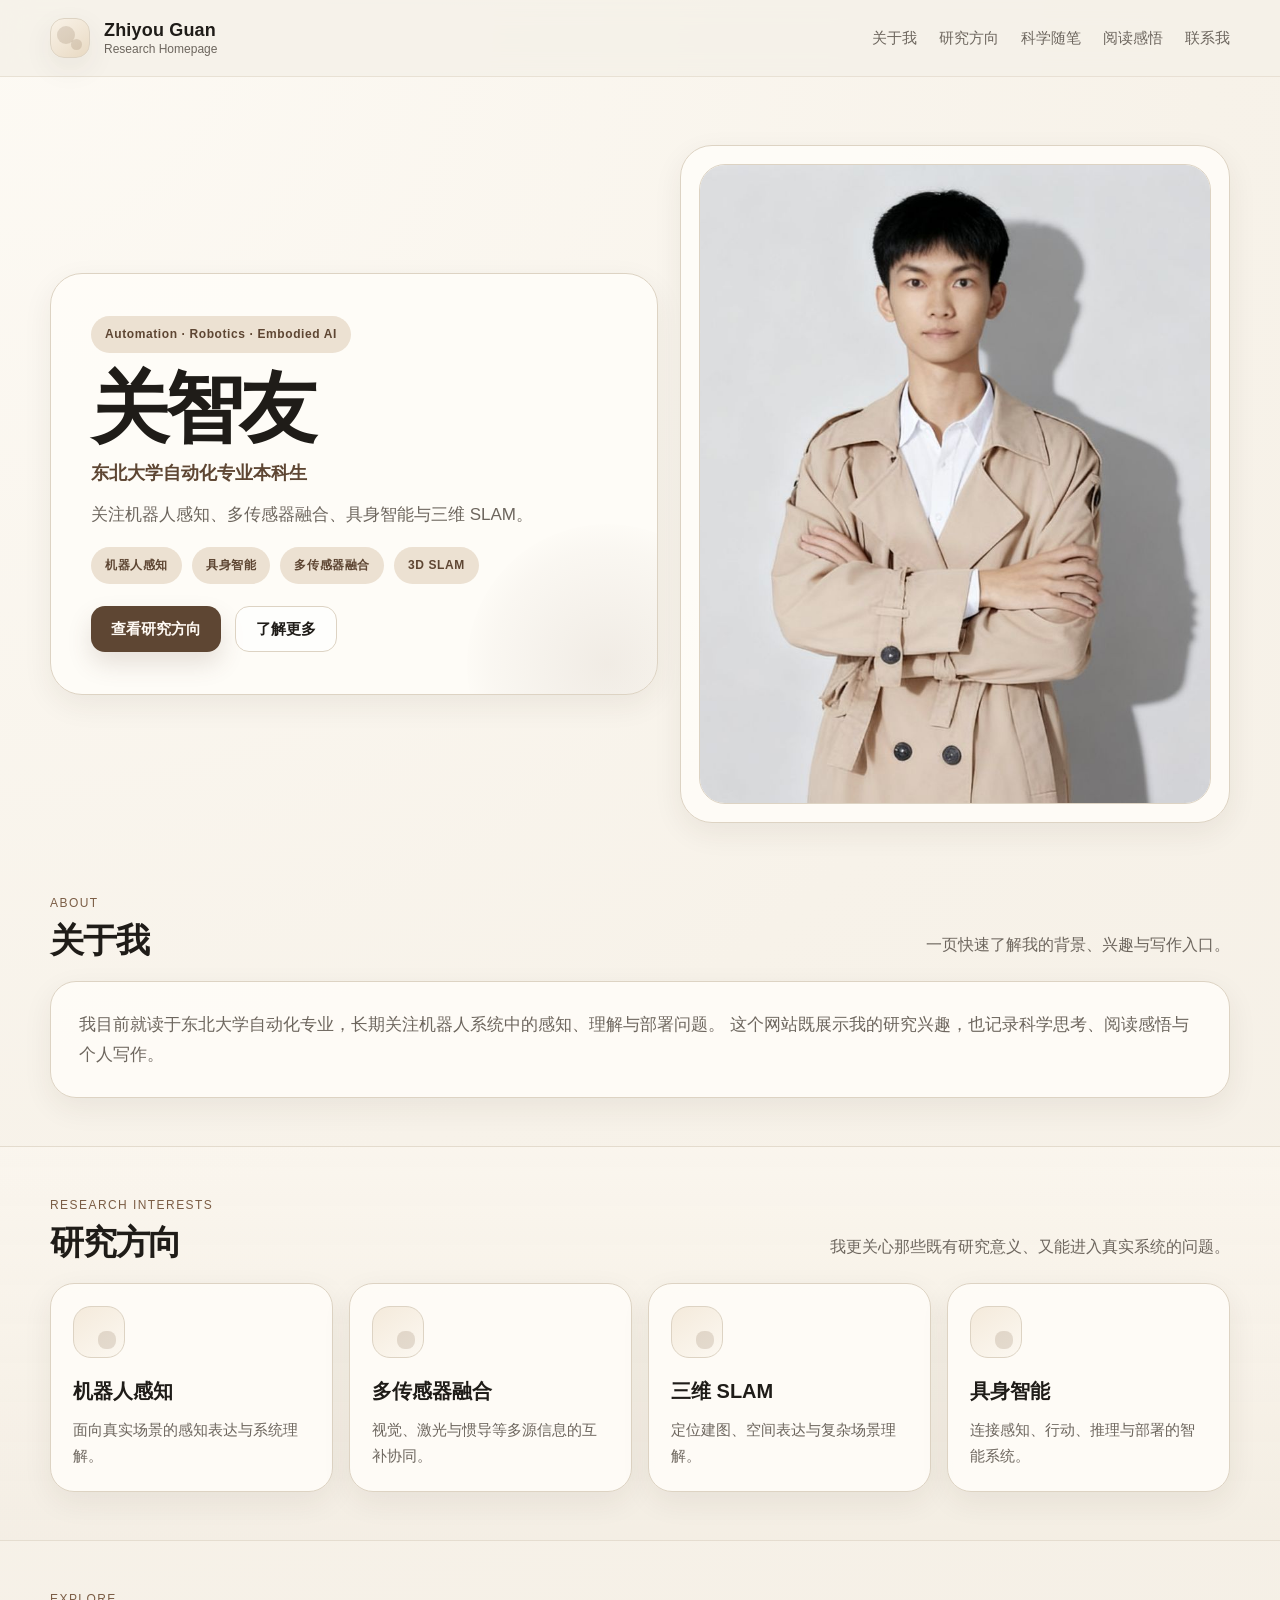
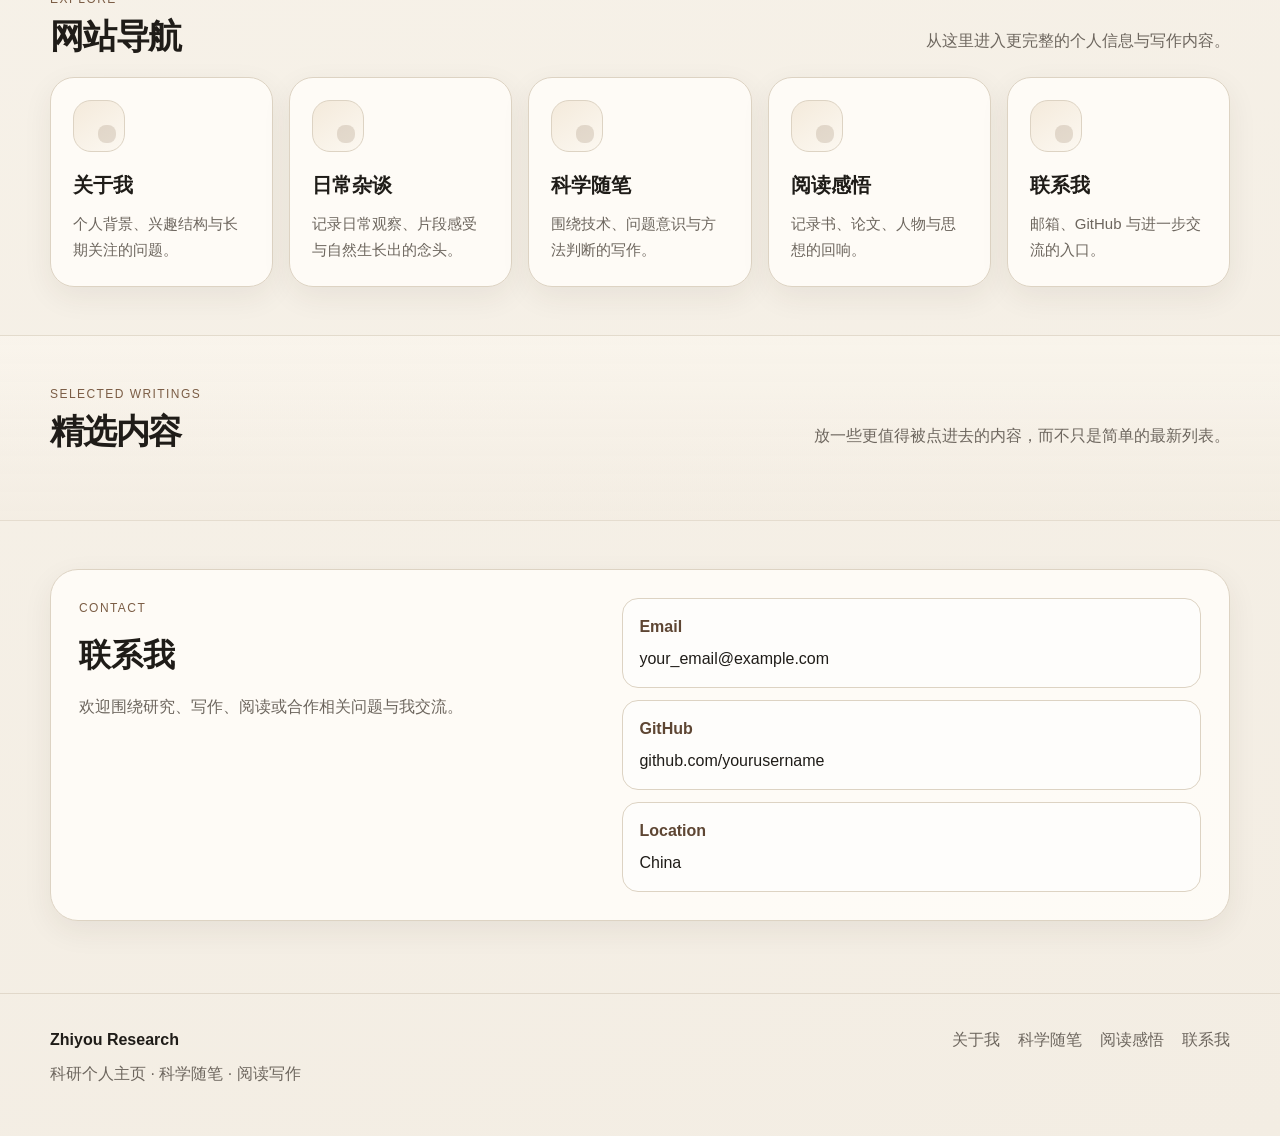
<file: index.html>
<!DOCTYPE html>
<html lang="zh-CN">
<head>
  <meta charset="UTF-8" />
  <meta name="viewport" content="width=device-width, initial-scale=1.0" />
  <title>关智友 | 科研个人主页</title>
  <meta name="description" content="关智友的科研个人主页：机器人感知、具身智能、多传感器融合、三维SLAM、科学随笔与阅读感悟。" />
  <link rel="stylesheet" href="assets/css/style.css" />
</head>
<body data-page="home">
  <header class="site-header">
    <div class="container header-inner">
      <a class="brand" href="index.html">
        <span class="brand-mark"></span>
        <span class="brand-text">
          <strong>Zhiyou Guan</strong>
          <small>Research Homepage</small>
        </span>
      </a>

      <button class="menu-toggle" id="menuToggle" aria-label="打开菜单">
        <span></span><span></span><span></span>
      </button>

      <nav class="site-nav" id="siteNav">
        <a href="#about">关于我</a>
        <a href="#research">研究方向</a>
        <a href="pages/science.html">科学随笔</a>
        <a href="pages/reading.html">阅读感悟</a>
        <a href="pages/contact.html">联系我</a>
      </nav>
    </div>
  </header>

  <main>
    <!-- Hero -->
    <section class="hero hero-research">
      <div class="container hero-layout">
        <div class="hero-copy reveal">
          <span class="eyebrow">Automation · Robotics · Embodied AI</span>
          <h1>关智友</h1>
          <p class="hero-role">
            东北大学自动化专业本科生
          </p>
          <p class="hero-brief">
            关注机器人感知、多传感器融合、具身智能与三维 SLAM。
          </p>

          <div class="hero-tags">
            <span class="meta-chip">机器人感知</span>
            <span class="meta-chip">具身智能</span>
            <span class="meta-chip">多传感器融合</span>
            <span class="meta-chip">3D SLAM</span>
          </div>

          <div class="hero-actions">
            <a class="btn btn-primary" href="#research">查看研究方向</a>
            <a class="btn btn-secondary" href="pages/about.html">了解更多</a>
          </div>
        </div>

        <div class="hero-photo-card reveal delay-1">
          <div class="hero-photo-wrap">
            <img src="assets/images/profile/avatar.jpg" alt="关智友" class="hero-photo" />
          </div>
        </div>
      </div>
    </section>

    <!-- About -->
    <section class="section" id="about">
      <div class="container">
        <div class="section-head reveal">
          <div>
            <span class="section-kicker">About</span>
            <h2>关于我</h2>
          </div>
          <p>一页快速了解我的背景、兴趣与写作入口。</p>
        </div>

        <div class="about-brief-card reveal">
          <p>
            我目前就读于东北大学自动化专业，长期关注机器人系统中的感知、理解与部署问题。
            这个网站既展示我的研究兴趣，也记录科学思考、阅读感悟与个人写作。
          </p>
        </div>
      </div>
    </section>

    <!-- Research -->
    <section class="section soft-panel" id="research">
      <div class="container">
        <div class="section-head reveal">
          <div>
            <span class="section-kicker">Research Interests</span>
            <h2>研究方向</h2>
          </div>
          <p>我更关心那些既有研究意义、又能进入真实系统的问题。</p>
        </div>

        <div class="research-grid">
          <article class="research-card reveal">
            <div class="research-icon"></div>
            <h3>机器人感知</h3>
            <p>面向真实场景的感知表达与系统理解。</p>
          </article>

          <article class="research-card reveal delay-1">
            <div class="research-icon"></div>
            <h3>多传感器融合</h3>
            <p>视觉、激光与惯导等多源信息的互补协同。</p>
          </article>

          <article class="research-card reveal delay-2">
            <div class="research-icon"></div>
            <h3>三维 SLAM</h3>
            <p>定位建图、空间表达与复杂场景理解。</p>
          </article>

          <article class="research-card reveal">
            <div class="research-icon"></div>
            <h3>具身智能</h3>
            <p>连接感知、行动、推理与部署的智能系统。</p>
          </article>
        </div>
      </div>
    </section>

    <!-- Nav Cards -->
    <section class="section">
      <div class="container">
        <div class="section-head reveal">
          <div>
            <span class="section-kicker">Explore</span>
            <h2>网站导航</h2>
          </div>
          <p>从这里进入更完整的个人信息与写作内容。</p>
        </div>

        <div class="feature-grid feature-grid-5">
          <a class="feature-card reveal" href="pages/about.html">
            <div class="feature-icon"></div>
            <h3>关于我</h3>
            <p>个人背景、兴趣结构与长期关注的问题。</p>
          </a>

          <a class="feature-card reveal delay-1" href="pages/daily.html">
            <div class="feature-icon"></div>
            <h3>日常杂谈</h3>
            <p>记录日常观察、片段感受与自然生长出的念头。</p>
          </a>

          <a class="feature-card reveal delay-2" href="pages/science.html">
            <div class="feature-icon"></div>
            <h3>科学随笔</h3>
            <p>围绕技术、问题意识与方法判断的写作。</p>
          </a>

          <a class="feature-card reveal" href="pages/reading.html">
            <div class="feature-icon"></div>
            <h3>阅读感悟</h3>
            <p>记录书、论文、人物与思想的回响。</p>
          </a>

          <a class="feature-card reveal delay-1" href="pages/contact.html">
            <div class="feature-icon"></div>
            <h3>联系我</h3>
            <p>邮箱、GitHub 与进一步交流的入口。</p>
          </a>
        </div>
      </div>
    </section>

    <!-- Selected -->
    <section class="section soft-panel">
      <div class="container">
        <div class="section-head reveal">
          <div>
            <span class="section-kicker">Selected Writings</span>
            <h2>精选内容</h2>
          </div>
          <p>放一些更值得被点进去的内容，而不只是简单的最新列表。</p>
        </div>

        <div class="recent-grid" id="recentPosts"></div>
      </div>
    </section>

    <!-- Contact -->
    <section class="section">
      <div class="container">
        <div class="contact-home-card reveal">
          <div class="contact-home-left">
            <span class="section-kicker">Contact</span>
            <h2>联系我</h2>
            <p>欢迎围绕研究、写作、阅读或合作相关问题与我交流。</p>
          </div>

          <div class="contact-home-right">
            <div class="contact-mini-item">
              <strong>Email</strong>
              <span>your_email@example.com</span>
            </div>
            <div class="contact-mini-item">
              <strong>GitHub</strong>
              <span>github.com/yourusername</span>
            </div>
            <div class="contact-mini-item">
              <strong>Location</strong>
              <span>China</span>
            </div>
          </div>
        </div>
      </div>
    </section>
  </main>

  <footer class="site-footer">
    <div class="container footer-inner">
      <div>
        <strong>Zhiyou Research</strong>
        <p>科研个人主页 · 科学随笔 · 阅读写作</p>
      </div>
      <div class="footer-links">
        <a href="pages/about.html">关于我</a>
        <a href="pages/science.html">科学随笔</a>
        <a href="pages/reading.html">阅读感悟</a>
        <a href="pages/contact.html">联系我</a>
      </div>
    </div>
  </footer>

  <script src="assets/js/main.js"></script>
</body>
</html>
</file>
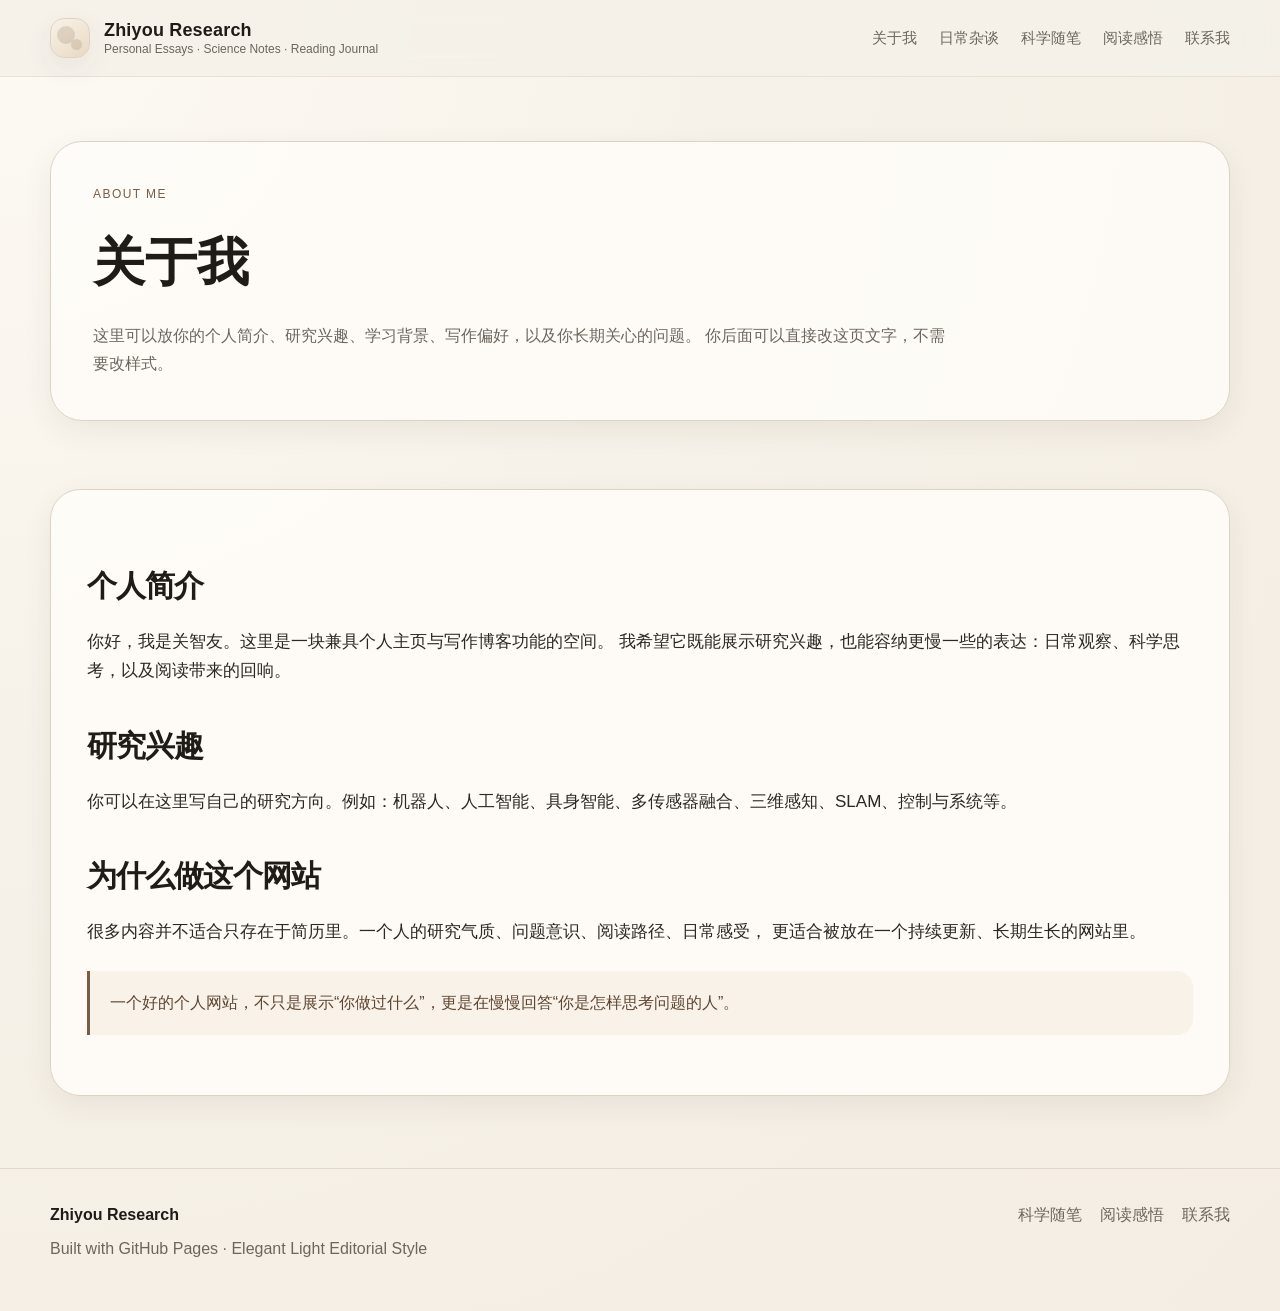
<file: pages/about.html>
<!DOCTYPE html>
<html lang="zh-CN">
<head>
  <meta charset="UTF-8" />
  <meta name="viewport" content="width=device-width, initial-scale=1.0" />
  <title>关于我 | Zhiyou Research</title>
  <link rel="stylesheet" href="../assets/css/style.css" />
</head>
<body>
  <header class="site-header">
    <div class="container header-inner">
      <a class="brand" href="../index.html">
        <span class="brand-mark"></span>
        <span class="brand-text">
          <strong>Zhiyou Research</strong>
          <small>Personal Essays · Science Notes · Reading Journal</small>
        </span>
      </a>

      <button class="menu-toggle" id="menuToggle" aria-label="打开菜单">
        <span></span><span></span><span></span>
      </button>

      <nav class="site-nav" id="siteNav">
        <a href="about.html">关于我</a>
        <a href="daily.html">日常杂谈</a>
        <a href="science.html">科学随笔</a>
        <a href="reading.html">阅读感悟</a>
        <a href="contact.html">联系我</a>
      </nav>
    </div>
  </header>

  <main>
    <section class="page-hero">
      <div class="container">
        <div class="page-hero-box reveal">
          <span class="section-kicker">About Me</span>
          <h1>关于我</h1>
          <p>
            这里可以放你的个人简介、研究兴趣、学习背景、写作偏好，以及你长期关心的问题。
            你后面可以直接改这页文字，不需要改样式。
          </p>
        </div>
      </div>
    </section>

    <section class="section">
      <div class="container">
        <div class="article-main reveal">
          <div class="article-body">
            <div class="article-content">
              <h2>个人简介</h2>
              <p>
                你好，我是关智友。这里是一块兼具个人主页与写作博客功能的空间。
                我希望它既能展示研究兴趣，也能容纳更慢一些的表达：日常观察、科学思考，以及阅读带来的回响。
              </p>

              <h2>研究兴趣</h2>
              <p>
                你可以在这里写自己的研究方向。例如：机器人、人工智能、具身智能、多传感器融合、三维感知、SLAM、控制与系统等。
              </p>

              <h2>为什么做这个网站</h2>
              <p>
                很多内容并不适合只存在于简历里。一个人的研究气质、问题意识、阅读路径、日常感受，
                更适合被放在一个持续更新、长期生长的网站里。
              </p>

              <blockquote>
                一个好的个人网站，不只是展示“你做过什么”，更是在慢慢回答“你是怎样思考问题的人”。
              </blockquote>
            </div>
          </div>
        </div>
      </div>
    </section>
  </main>

  <footer class="site-footer">
    <div class="container footer-inner">
      <div>
        <strong>Zhiyou Research</strong>
        <p>Built with GitHub Pages · Elegant Light Editorial Style</p>
      </div>
      <div class="footer-links">
        <a href="science.html">科学随笔</a>
        <a href="reading.html">阅读感悟</a>
        <a href="contact.html">联系我</a>
      </div>
    </div>
  </footer>
  <script src="../assets/js/main.js"></script>
</body>
</html>
</file>
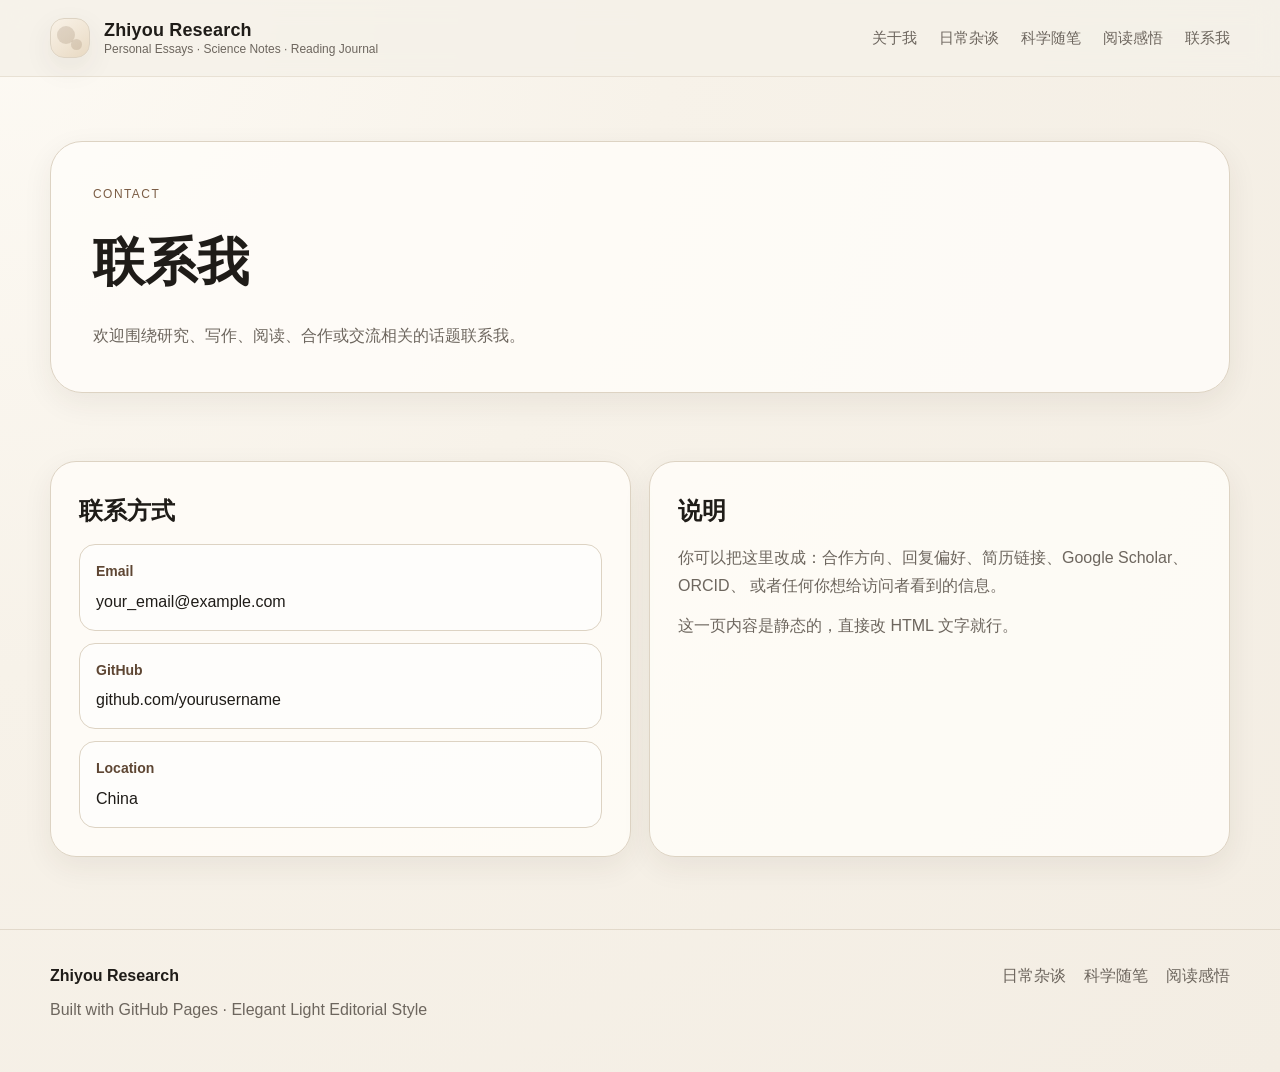
<file: pages/contact.html>
<!DOCTYPE html>
<html lang="zh-CN">
<head>
  <meta charset="UTF-8" />
  <meta name="viewport" content="width=device-width, initial-scale=1.0" />
  <title>联系我 | Zhiyou Research</title>
  <link rel="stylesheet" href="../assets/css/style.css" />
</head>
<body>
  <header class="site-header">
    <div class="container header-inner">
      <a class="brand" href="../index.html">
        <span class="brand-mark"></span>
        <span class="brand-text">
          <strong>Zhiyou Research</strong>
          <small>Personal Essays · Science Notes · Reading Journal</small>
        </span>
      </a>

      <button class="menu-toggle" id="menuToggle" aria-label="打开菜单">
        <span></span><span></span><span></span>
      </button>

      <nav class="site-nav" id="siteNav">
        <a href="about.html">关于我</a>
        <a href="daily.html">日常杂谈</a>
        <a href="science.html">科学随笔</a>
        <a href="reading.html">阅读感悟</a>
        <a href="contact.html">联系我</a>
      </nav>
    </div>
  </header>

  <main>
    <section class="page-hero">
      <div class="container">
        <div class="page-hero-box reveal">
          <span class="section-kicker">Contact</span>
          <h1>联系我</h1>
          <p>欢迎围绕研究、写作、阅读、合作或交流相关的话题联系我。</p>
        </div>
      </div>
    </section>

    <section class="section">
      <div class="container contact-grid">
        <div class="contact-card reveal">
          <h3>联系方式</h3>
          <div class="contact-list">
            <div class="contact-item">
              <strong>Email</strong>
              <span>your_email@example.com</span>
            </div>
            <div class="contact-item">
              <strong>GitHub</strong>
              <span>github.com/yourusername</span>
            </div>
            <div class="contact-item">
              <strong>Location</strong>
              <span>China</span>
            </div>
          </div>
        </div>

        <div class="contact-card reveal delay-1">
          <h3>说明</h3>
          <p>
            你可以把这里改成：合作方向、回复偏好、简历链接、Google Scholar、ORCID、
            或者任何你想给访问者看到的信息。
          </p>
          <p>
            这一页内容是静态的，直接改 HTML 文字就行。
          </p>
        </div>
      </div>
    </section>
  </main>

  <footer class="site-footer">
    <div class="container footer-inner">
      <div>
        <strong>Zhiyou Research</strong>
        <p>Built with GitHub Pages · Elegant Light Editorial Style</p>
      </div>
      <div class="footer-links">
        <a href="daily.html">日常杂谈</a>
        <a href="science.html">科学随笔</a>
        <a href="reading.html">阅读感悟</a>
      </div>
    </div>
  </footer>

  <script src="../assets/js/main.js"></script>
</body>
</html>
</file>
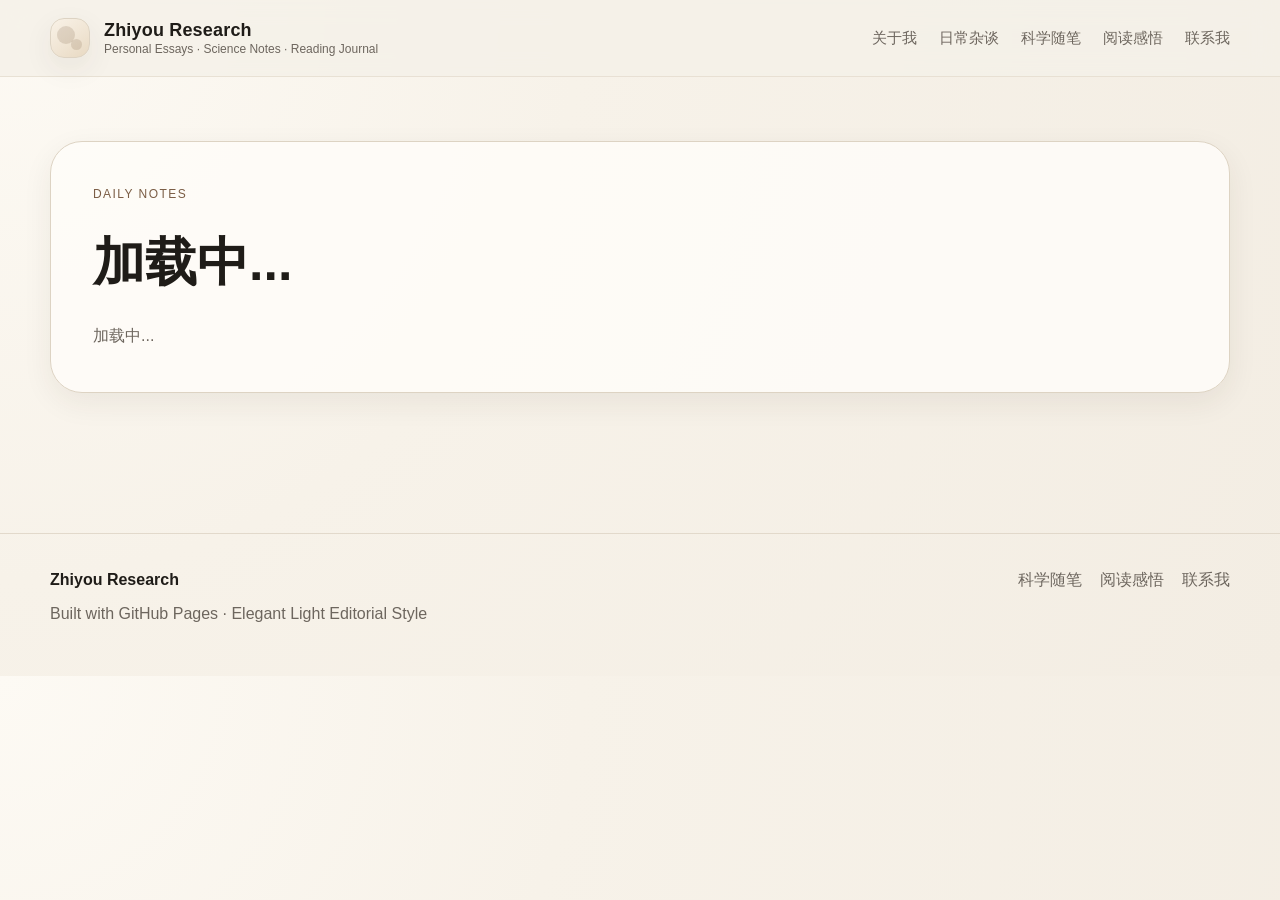
<file: pages/daily.html>
<!DOCTYPE html>
<html lang="zh-CN">
<head>
  <meta charset="UTF-8" />
  <meta name="viewport" content="width=device-width, initial-scale=1.0" />
  <title>日常杂谈 | Zhiyou Research</title>
  <link rel="stylesheet" href="../assets/css/style.css" />
</head>
<body data-source="../assets/data/daily.json">
  <header class="site-header">
    <div class="container header-inner">
      <a class="brand" href="../index.html">
        <span class="brand-mark"></span>
        <span class="brand-text">
          <strong>Zhiyou Research</strong>
          <small>Personal Essays · Science Notes · Reading Journal</small>
        </span>
      </a>

      <button class="menu-toggle" id="menuToggle" aria-label="打开菜单">
        <span></span><span></span><span></span>
      </button>

      <nav class="site-nav" id="siteNav">
        <a href="about.html">关于我</a>
        <a href="daily.html">日常杂谈</a>
        <a href="science.html">科学随笔</a>
        <a href="reading.html">阅读感悟</a>
        <a href="contact.html">联系我</a>
      </nav>
    </div>
  </header>

  <main>
    <section class="page-hero">
      <div class="container">
        <div class="page-hero-box reveal">
          <span class="section-kicker">Daily Notes</span>
          <h1 id="pageTitle">加载中...</h1>
          <p id="pageDesc">加载中...</p>
        </div>
      </div>
    </section>

    <section class="section">
      <div class="container">
        <div class="post-grid" id="postList"></div>
      </div>
    </section>
  </main>

  <footer class="site-footer">
    <div class="container footer-inner">
      <div>
        <strong>Zhiyou Research</strong>
        <p>Built with GitHub Pages · Elegant Light Editorial Style</p>
      </div>
      <div class="footer-links">
        <a href="science.html">科学随笔</a>
        <a href="reading.html">阅读感悟</a>
        <a href="contact.html">联系我</a>
      </div>
    </div>
  </footer>

  <script src="../assets/js/main.js"></script>
  <script src="../assets/js/list-page.js"></script>
</body>
</html>
</file>
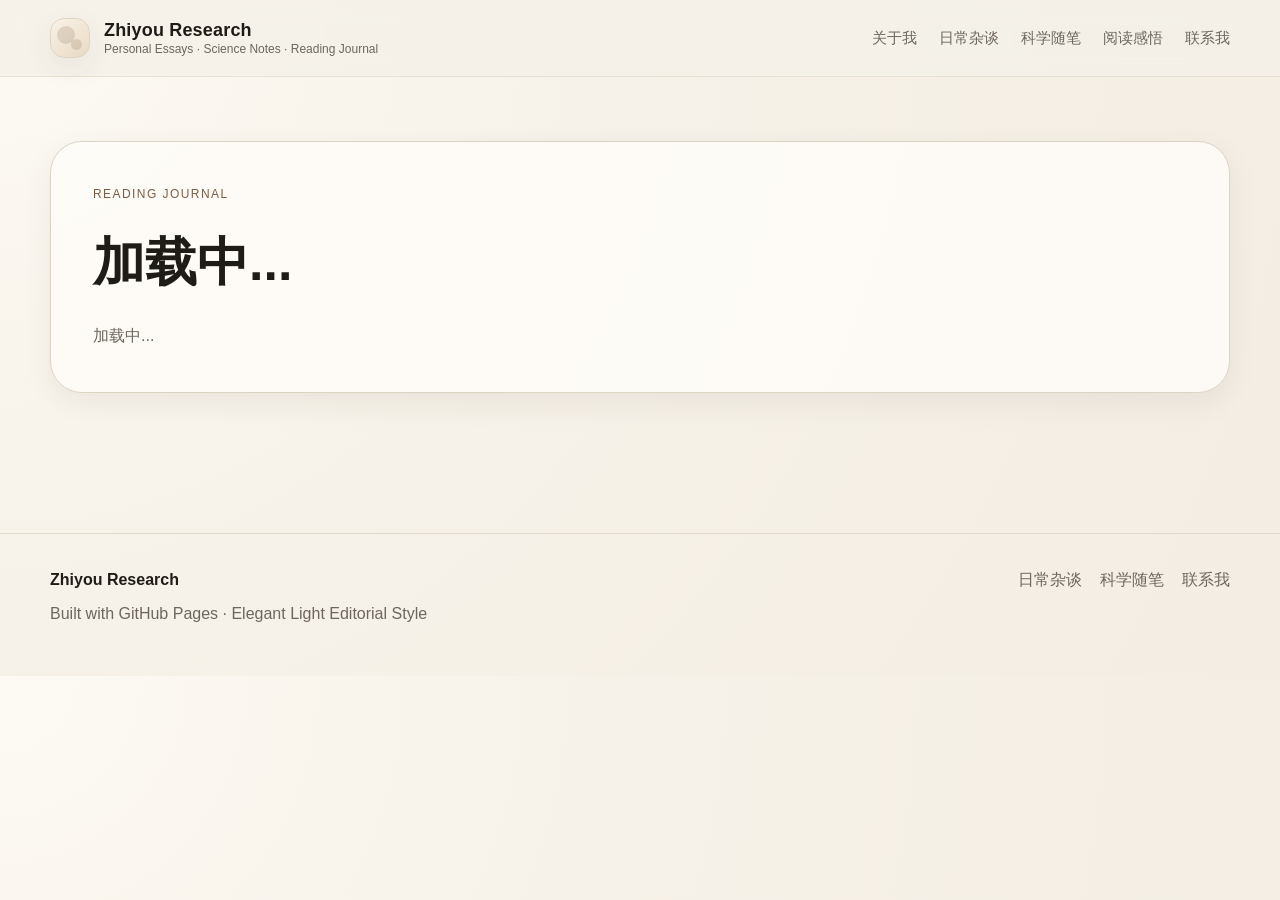
<file: pages/reading.html>
<!DOCTYPE html>
<html lang="zh-CN">
<head>
  <meta charset="UTF-8" />
  <meta name="viewport" content="width=device-width, initial-scale=1.0" />
  <title>阅读感悟 | Zhiyou Research</title>
  <link rel="stylesheet" href="../assets/css/style.css" />
</head>
<body data-source="../assets/data/reading.json">
  <header class="site-header">
    <div class="container header-inner">
      <a class="brand" href="../index.html">
        <span class="brand-mark"></span>
        <span class="brand-text">
          <strong>Zhiyou Research</strong>
          <small>Personal Essays · Science Notes · Reading Journal</small>
        </span>
      </a>

      <button class="menu-toggle" id="menuToggle" aria-label="打开菜单">
        <span></span><span></span><span></span>
      </button>

      <nav class="site-nav" id="siteNav">
        <a href="about.html">关于我</a>
        <a href="daily.html">日常杂谈</a>
        <a href="science.html">科学随笔</a>
        <a href="reading.html">阅读感悟</a>
        <a href="contact.html">联系我</a>
      </nav>
    </div>
  </header>

  <main>
    <section class="page-hero">
      <div class="container">
        <div class="page-hero-box reveal">
          <span class="section-kicker">Reading Journal</span>
          <h1 id="pageTitle">加载中...</h1>
          <p id="pageDesc">加载中...</p>
        </div>
      </div>
    </section>

    <section class="section">
      <div class="container">
        <div class="post-grid" id="postList"></div>
      </div>
    </section>
  </main>

  <footer class="site-footer">
    <div class="container footer-inner">
      <div>
        <strong>Zhiyou Research</strong>
        <p>Built with GitHub Pages · Elegant Light Editorial Style</p>
      </div>
      <div class="footer-links">
        <a href="daily.html">日常杂谈</a>
        <a href="science.html">科学随笔</a>
        <a href="contact.html">联系我</a>
      </div>
    </div>
  </footer>

  <script src="../assets/js/main.js"></script>
  <script src="../assets/js/list-page.js"></script>
</body>
</html>
</file>
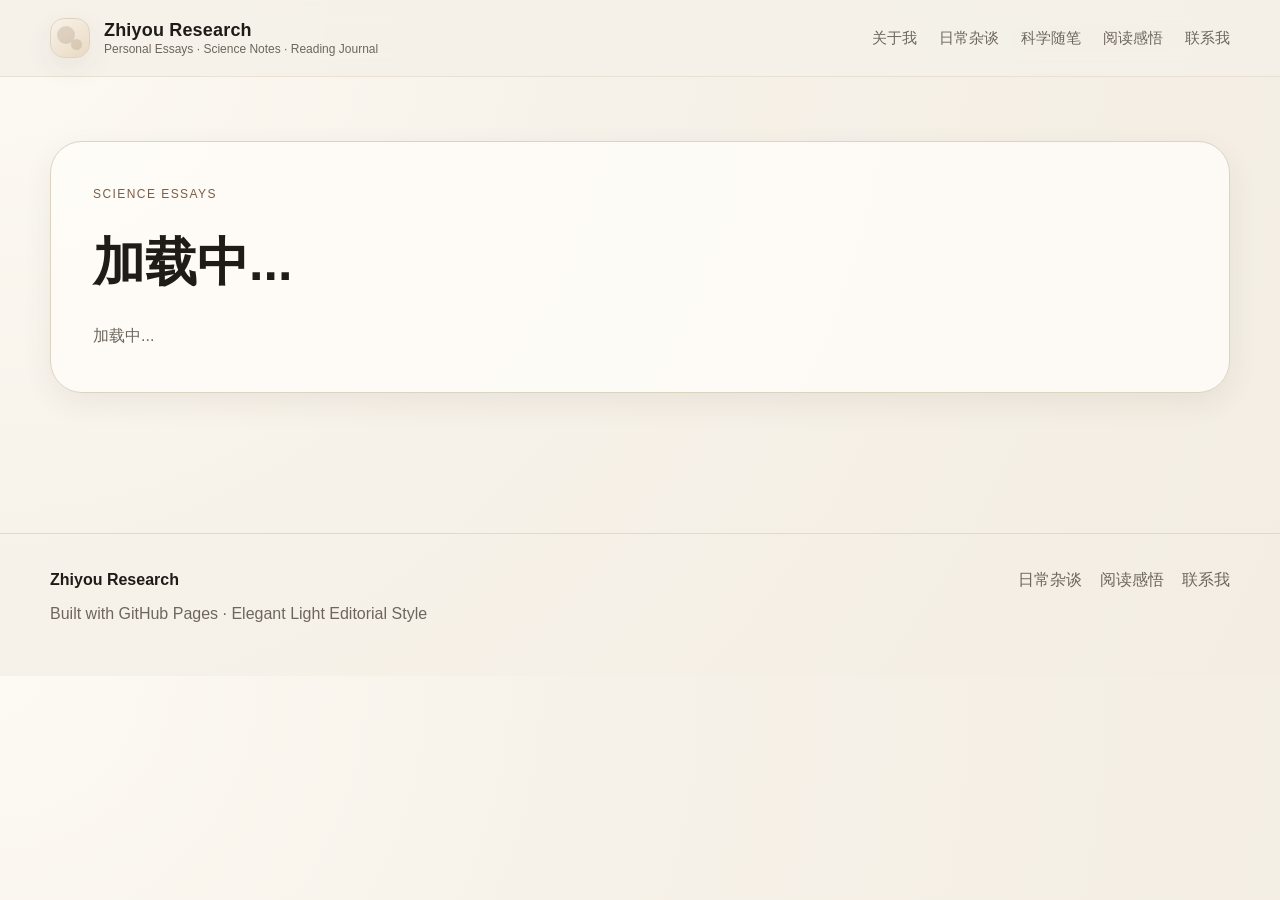
<file: pages/science.html>
<!DOCTYPE html>
<html lang="zh-CN">
<head>
  <meta charset="UTF-8" />
  <meta name="viewport" content="width=device-width, initial-scale=1.0" />
  <title>科学随笔 | Zhiyou Research</title>
  <link rel="stylesheet" href="../assets/css/style.css" />
</head>
<body data-source="../assets/data/science.json">
  <header class="site-header">
    <div class="container header-inner">
      <a class="brand" href="../index.html">
        <span class="brand-mark"></span>
        <span class="brand-text">
          <strong>Zhiyou Research</strong>
          <small>Personal Essays · Science Notes · Reading Journal</small>
        </span>
      </a>

      <button class="menu-toggle" id="menuToggle" aria-label="打开菜单">
        <span></span><span></span><span></span>
      </button>

      <nav class="site-nav" id="siteNav">
        <a href="about.html">关于我</a>
        <a href="daily.html">日常杂谈</a>
        <a href="science.html">科学随笔</a>
        <a href="reading.html">阅读感悟</a>
        <a href="contact.html">联系我</a>
      </nav>
    </div>
  </header>

  <main>
    <section class="page-hero">
      <div class="container">
        <div class="page-hero-box reveal">
          <span class="section-kicker">Science Essays</span>
          <h1 id="pageTitle">加载中...</h1>
          <p id="pageDesc">加载中...</p>
        </div>
      </div>
    </section>

    <section class="section">
      <div class="container">
        <div class="post-grid" id="postList"></div>
      </div>
    </section>
  </main>

  <footer class="site-footer">
    <div class="container footer-inner">
      <div>
        <strong>Zhiyou Research</strong>
        <p>Built with GitHub Pages · Elegant Light Editorial Style</p>
      </div>
      <div class="footer-links">
        <a href="daily.html">日常杂谈</a>
        <a href="reading.html">阅读感悟</a>
        <a href="contact.html">联系我</a>
      </div>
    </div>
  </footer>

  <script src="../assets/js/main.js"></script>
  <script src="../assets/js/list-page.js"></script>
</body>
</html>
</file>
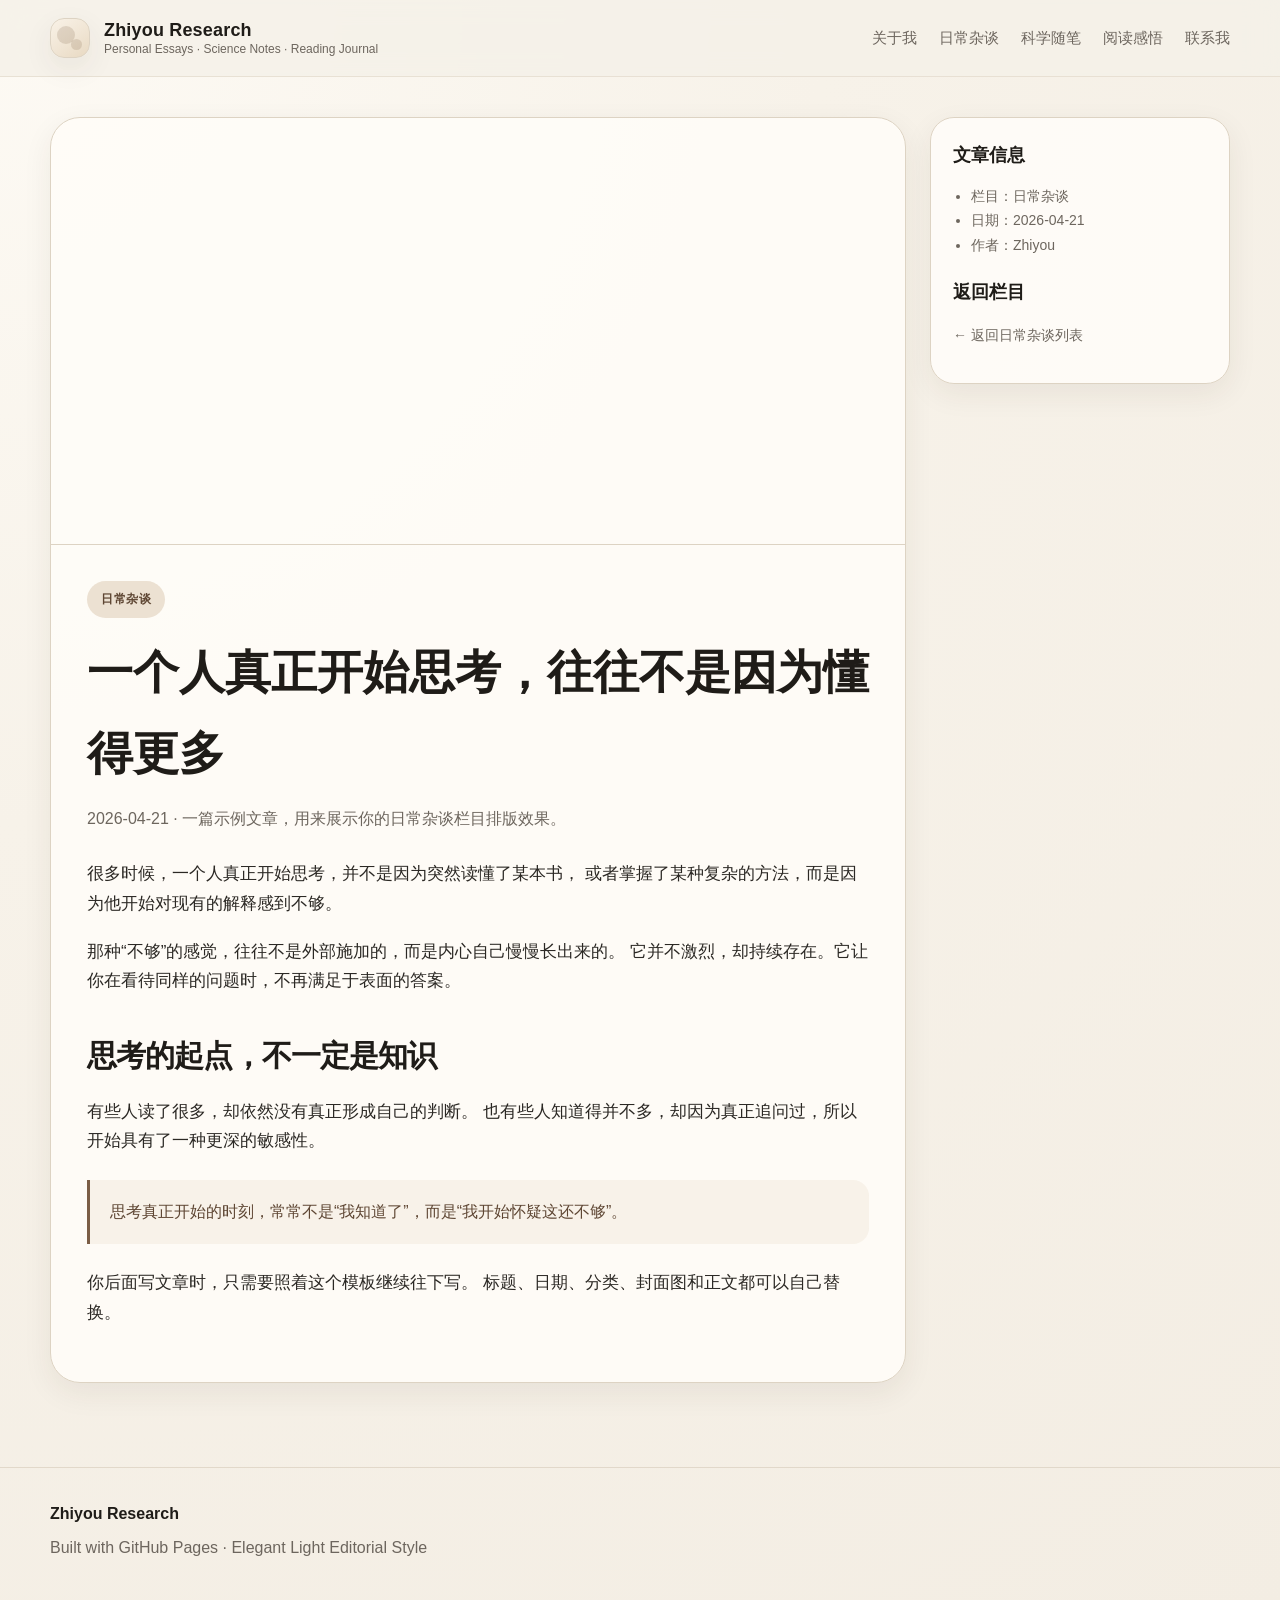
<file: posts/daily/daily-001.html>
<!DOCTYPE html>
<html lang="zh-CN">
<head>
  <meta charset="UTF-8" />
  <meta name="viewport" content="width=device-width, initial-scale=1.0" />
  <title>一个人真正开始思考，往往不是因为懂得更多 | Zhiyou Research</title>
  <link rel="stylesheet" href="../../assets/css/style.css" />
</head>
<body>
  <header class="site-header">
    <div class="container header-inner">
      <a class="brand" href="../../index.html">
        <span class="brand-mark"></span>
        <span class="brand-text">
          <strong>Zhiyou Research</strong>
          <small>Personal Essays · Science Notes · Reading Journal</small>
        </span>
      </a>

      <button class="menu-toggle" id="menuToggle" aria-label="打开菜单">
        <span></span><span></span><span></span>
      </button>

      <nav class="site-nav" id="siteNav">
        <a href="../../pages/about.html">关于我</a>
        <a href="../../pages/daily.html">日常杂谈</a>
        <a href="../../pages/science.html">科学随笔</a>
        <a href="../../pages/reading.html">阅读感悟</a>
        <a href="../../pages/contact.html">联系我</a>
      </nav>
    </div>
  </header>

  <main class="article-shell">
    <div class="container article-layout">
      <article class="article-main">
        <div class="article-cover" style="background-image:url('../../assets/images/covers/daily-001.jpg')"></div>
        <div class="article-body">
          <div class="article-head">
            <span class="meta-chip">日常杂谈</span>
            <h1>一个人真正开始思考，往往不是因为懂得更多</h1>
            <p>2026-04-21 · 一篇示例文章，用来展示你的日常杂谈栏目排版效果。</p>
          </div>

          <div class="article-content">
            <p>
              很多时候，一个人真正开始思考，并不是因为突然读懂了某本书，
              或者掌握了某种复杂的方法，而是因为他开始对现有的解释感到不够。
            </p>

            <p>
              那种“不够”的感觉，往往不是外部施加的，而是内心自己慢慢长出来的。
              它并不激烈，却持续存在。它让你在看待同样的问题时，不再满足于表面的答案。
            </p>

            <h2>思考的起点，不一定是知识</h2>
            <p>
              有些人读了很多，却依然没有真正形成自己的判断。
              也有些人知道得并不多，却因为真正追问过，所以开始具有了一种更深的敏感性。
            </p>

            <blockquote>
              思考真正开始的时刻，常常不是“我知道了”，而是“我开始怀疑这还不够”。
            </blockquote>

            <p>
              你后面写文章时，只需要照着这个模板继续往下写。
              标题、日期、分类、封面图和正文都可以自己替换。
            </p>
          </div>
        </div>
      </article>

      <aside class="article-side">
        <div class="side-box">
          <h3>文章信息</h3>
          <ul>
            <li>栏目：日常杂谈</li>
            <li>日期：2026-04-21</li>
            <li>作者：Zhiyou</li>
          </ul>
        </div>

        <div class="side-box">
          <h3>返回栏目</h3>
          <p><a href="../../pages/daily.html">← 返回日常杂谈列表</a></p>
        </div>
      </aside>
    </div>
  </main>

  <footer class="site-footer">
    <div class="container footer-inner">
      <div>
        <strong>Zhiyou Research</strong>
        <p>Built with GitHub Pages · Elegant Light Editorial Style</p>
      </div>
    </div>
  </footer>

  <script src="../../assets/js/main.js"></script>
  <script src="../../assets/js/page-loader.js"></script>
</body>
</html>
</file>
<file: assets/css/style.css>
:root{
  --bg:#f5f1e8;
  --bg-soft:#faf7f2;
  --panel:#fffdf9;
  --text:#1f1c18;
  --muted:#6d665e;
  --line:#ddd3c3;
  --accent:#7b5d45;
  --accent-deep:#5e4633;
  --accent-soft:#ece1d2;
  --shadow:0 10px 30px rgba(63,48,32,.07);
  --shadow-hover:0 18px 40px rgba(63,48,32,.10);
  --radius-xl:32px;
  --radius-lg:24px;
  --radius-md:18px;
  --radius-sm:12px;
  --max:1180px;
}

*{box-sizing:border-box}
html{scroll-behavior:smooth}
body{
  margin:0;
  color:var(--text);
  font-family:Inter,"SF Pro Display","Segoe UI","PingFang SC","Hiragino Sans GB","Microsoft YaHei",sans-serif;
  background:radial-gradient(circle at top left,#fdfaf4 0%,#f7f2e9 40%,#f3ede3 100%);
  line-height:1.75;
  -webkit-font-smoothing:antialiased;
  text-rendering:optimizeLegibility;
}

a{color:inherit;text-decoration:none}
img{display:block;max-width:100%}

.container{
  width:min(var(--max), calc(100% - 44px));
  margin:0 auto;
}

/* Header */
.site-header{
  position:sticky;
  top:0;
  z-index:100;
  backdrop-filter:blur(14px);
  background:rgba(245,241,232,.82);
  border-bottom:1px solid rgba(221,211,195,.55);
}

.header-inner{
  min-height:76px;
  display:flex;
  align-items:center;
  justify-content:space-between;
  gap:20px;
}

.brand{
  display:flex;
  align-items:center;
  gap:14px;
}

.brand-mark{
  width:40px;
  height:40px;
  border-radius:14px;
  border:1px solid var(--line);
  background:linear-gradient(145deg,#f9f2e7 0%,#f0e5d4 55%,#e8d9c2 100%);
  position:relative;
  box-shadow:var(--shadow);
}

.brand-mark::before,
.brand-mark::after{
  content:"";
  position:absolute;
  border-radius:999px;
  background:rgba(123,93,69,.18);
}

.brand-mark::before{
  width:18px;
  height:18px;
  left:6px;
  top:7px;
}

.brand-mark::after{
  width:11px;
  height:11px;
  right:7px;
  bottom:7px;
}

.brand-text{
  display:flex;
  flex-direction:column;
  line-height:1.2;
}

.brand-text strong{
  font-size:18px;
  letter-spacing:.01em;
}

.brand-text small{
  color:var(--muted);
  font-size:12px;
}

.site-nav{
  display:flex;
  align-items:center;
  gap:22px;
}

.site-nav a{
  color:var(--muted);
  font-size:15px;
  position:relative;
  transition:.25s ease;
}

.site-nav a:hover{
  color:var(--accent-deep);
}

.site-nav a::after{
  content:"";
  position:absolute;
  left:0;
  bottom:-8px;
  width:0;
  height:1.5px;
  background:var(--accent-deep);
  transition:.25s ease;
}

.site-nav a:hover::after{
  width:100%;
}

.menu-toggle{
  display:none;
  width:42px;
  height:42px;
  border:none;
  background:transparent;
  cursor:pointer;
  padding:0;
}

.menu-toggle span{
  display:block;
  width:22px;
  height:2px;
  background:var(--text);
  border-radius:999px;
  margin:5px auto;
}

/* Generic */
.section{
  padding:48px 0;
}

.soft-panel{
  background:linear-gradient(180deg, rgba(255,251,244,.42), rgba(241,234,222,.38));
  border-top:1px solid rgba(221,211,195,.7);
  border-bottom:1px solid rgba(221,211,195,.7);
}

.section-head{
  display:flex;
  align-items:end;
  justify-content:space-between;
  gap:16px;
  margin-bottom:22px;
}

.section-kicker{
  display:block;
  color:var(--accent);
  font-size:12px;
  letter-spacing:.12em;
  text-transform:uppercase;
  margin-bottom:8px;
}

.section-head h2{
  margin:0;
  font-size:34px;
  line-height:1.08;
  letter-spacing:-.035em;
}

.section-head p{
  margin:0;
  color:var(--muted);
  max-width:680px;
}

.eyebrow,
.meta-chip{
  display:inline-flex;
  align-items:center;
  justify-content:center;
  padding:8px 14px;
  border-radius:999px;
  background:var(--accent-soft);
  color:var(--accent-deep);
  font-size:12px;
  font-weight:600;
  letter-spacing:.05em;
}

.btn{
  display:inline-flex;
  align-items:center;
  justify-content:center;
  min-height:46px;
  padding:0 20px;
  border-radius:14px;
  font-weight:600;
  font-size:15px;
  transition:.25s ease;
}

.btn-primary{
  background:var(--accent-deep);
  color:#fffaf4;
  box-shadow:0 12px 24px rgba(94,70,51,.15);
}

.btn-primary:hover{
  transform:translateY(-1px);
  background:#4f3b2c;
}

.btn-secondary{
  border:1px solid var(--line);
  background:rgba(255,255,255,.64);
}

.btn-secondary:hover{
  background:#fff;
}

/* Hero */
.hero{
  padding:68px 0 22px;
}

.hero-layout{
  display:grid;
  grid-template-columns:1.05fr .95fr;
  gap:22px;
  align-items:center;
}

.hero-copy,
.hero-photo-card{
  border:1px solid var(--line);
  border-radius:var(--radius-xl);
  background:rgba(255,253,249,.88);
  box-shadow:var(--shadow);
}

.hero-copy{
  padding:42px 40px;
  position:relative;
  overflow:hidden;
}

.hero-copy::after{
  content:"";
  position:absolute;
  right:-90px;
  bottom:-110px;
  width:280px;
  height:280px;
  border-radius:50%;
  background:radial-gradient(circle, rgba(123,93,69,.10) 0%, rgba(123,93,69,.03) 58%, transparent 74%);
}

.hero-copy h1{
  margin:16px 0 10px;
  font-size:clamp(42px, 6.2vw, 78px);
  line-height:1.02;
  letter-spacing:-.05em;
}

.hero-role{
  margin:0 0 10px;
  font-size:18px;
  color:var(--accent-deep);
  font-weight:600;
}

.hero-brief{
  margin:0 0 18px;
  font-size:17px;
  color:var(--muted);
  max-width:620px;
}

.hero-tags{
  display:flex;
  gap:10px;
  flex-wrap:wrap;
  margin-bottom:22px;
}

.hero-actions{
  display:flex;
  gap:14px;
  flex-wrap:wrap;
}

.hero-photo-card{
  padding:18px;
}

.hero-photo-wrap{
  width:100%;
  aspect-ratio:4/5;
  border-radius:26px;
  overflow:hidden;
  border:1px solid var(--line);
  background:linear-gradient(145deg,#f4eadb 0%,#fcf8f1 100%);
}

.hero-photo{
  width:100%;
  height:100%;
  object-fit:cover;
}

/* About */
.about-brief-card{
  padding:28px;
  border-radius:26px;
  border:1px solid var(--line);
  background:rgba(255,253,249,.88);
  box-shadow:var(--shadow);
}

.about-brief-card p{
  margin:0;
  color:var(--muted);
  font-size:17px;
}

/* Research */
.research-grid{
  display:grid;
  grid-template-columns:repeat(4,1fr);
  gap:16px;
}

.research-card{
  min-height:200px;
  padding:22px;
  border-radius:24px;
  border:1px solid var(--line);
  background:rgba(255,253,249,.88);
  box-shadow:var(--shadow);
  transition:.28s ease;
}

.research-card:hover{
  transform:translateY(-4px);
  box-shadow:var(--shadow-hover);
}

.research-icon,
.feature-icon{
  width:52px;
  height:52px;
  border-radius:18px;
  border:1px solid var(--line);
  background:linear-gradient(145deg,#f4eadb 0%,#fcf8f1 100%);
  margin-bottom:16px;
  position:relative;
}

.research-icon::after,
.feature-icon::after{
  content:"";
  position:absolute;
  right:8px;
  bottom:8px;
  width:18px;
  height:18px;
  border-radius:8px;
  background:rgba(123,93,69,.18);
}

.research-card h3{
  margin:0 0 8px;
  font-size:20px;
}

.research-card p{
  margin:0;
  color:var(--muted);
  font-size:15px;
}

/* Feature */
.feature-grid{
  display:grid;
  gap:16px;
}

.feature-grid-5{
  grid-template-columns:repeat(5,1fr);
}

.feature-card{
  min-height:210px;
  padding:22px;
  border-radius:24px;
  border:1px solid var(--line);
  background:rgba(255,253,249,.88);
  box-shadow:var(--shadow);
  transition:.28s ease;
}

.feature-card:hover{
  transform:translateY(-4px);
  box-shadow:var(--shadow-hover);
}

.feature-card h3{
  margin:0 0 8px;
  font-size:20px;
}

.feature-card p{
  margin:0;
  color:var(--muted);
  font-size:15px;
}

/* Post list */
.recent-grid,
.post-grid{
  display:grid;
  grid-template-columns:repeat(3,1fr);
  gap:18px;
}

.post-card{
  display:flex;
  flex-direction:column;
  overflow:hidden;
  border-radius:24px;
  border:1px solid var(--line);
  background:rgba(255,253,249,.92);
  box-shadow:var(--shadow);
  transition:.28s ease;
}

.post-card:hover{
  transform:translateY(-4px);
  box-shadow:var(--shadow-hover);
}

.post-cover{
  aspect-ratio:16/10;
  background:linear-gradient(145deg,#f1e6d8 0%,#fbf7f1 100%);
  border-bottom:1px solid var(--line);
  background-size:cover;
  background-position:center;
}

.post-content{
  padding:20px;
}

.post-meta{
  display:flex;
  align-items:center;
  gap:10px;
  flex-wrap:wrap;
  margin-bottom:10px;
}

.post-card h3{
  margin:0 0 10px;
  font-size:21px;
  line-height:1.35;
  letter-spacing:-.02em;
}

.post-card p{
  margin:0;
  color:var(--muted);
  font-size:15px;
}

/* Contact */
.contact-home-card{
  display:grid;
  grid-template-columns:.95fr 1.05fr;
  gap:20px;
  padding:28px;
  border-radius:28px;
  border:1px solid var(--line);
  background:rgba(255,253,249,.88);
  box-shadow:var(--shadow);
}

.contact-home-left h2{
  margin:6px 0 10px;
  font-size:32px;
}

.contact-home-left p{
  margin:0;
  color:var(--muted);
}

.contact-home-right{
  display:grid;
  gap:12px;
}

.contact-mini-item{
  padding:14px 16px;
  border-radius:16px;
  border:1px solid var(--line);
  background:rgba(255,255,255,.60);
}

.contact-mini-item strong{
  display:block;
  color:var(--accent-deep);
  margin-bottom:4px;
}

/* Page hero */
.page-hero{
  padding:64px 0 20px;
}

.page-hero-box{
  padding:42px;
  border-radius:32px;
  border:1px solid var(--line);
  background:rgba(255,253,249,.84);
  box-shadow:var(--shadow);
}

.page-hero-box h1{
  margin:12px 0 14px;
  font-size:52px;
  max-width:none;
}

.page-hero-box p{
  margin:0;
  color:var(--muted);
  max-width:860px;
}

/* Article */
.article-shell{
  padding:40px 0 60px;
}

.article-layout{
  display:grid;
  grid-template-columns:minmax(0,1fr) 300px;
  gap:24px;
}

.article-main{
  min-width:0;
  overflow:hidden;
  border-radius:30px;
  border:1px solid var(--line);
  background:rgba(255,253,249,.88);
  box-shadow:var(--shadow);
}

.article-cover{
  aspect-ratio:16/8;
  background:linear-gradient(145deg,#f0e4d5 0%,#fbf7f1 100%);
  border-bottom:1px solid var(--line);
  background-size:cover;
  background-position:center;
}

.article-body{
  padding:36px;
}

.article-head{
  margin-bottom:26px;
}

.article-head h1{
  margin:14px 0 12px;
  font-size:46px;
  max-width:none;
}

.article-head p{
  margin:0;
  color:var(--muted);
}

.article-content p{
  margin:0 0 18px;
  font-size:17px;
  color:#2b2824;
}

.article-content h2{
  margin:34px 0 14px;
  font-size:30px;
  letter-spacing:-.03em;
}

.article-content h3{
  margin:28px 0 12px;
  font-size:22px;
}

.article-content blockquote{
  margin:24px 0;
  padding:18px 20px;
  border-left:3px solid var(--accent);
  background:rgba(236,225,210,.38);
  border-radius:0 16px 16px 0;
  color:var(--accent-deep);
}

.article-content img{
  margin:24px 0;
  border-radius:18px;
  border:1px solid var(--line);
  box-shadow:var(--shadow);
}

.article-content ul,
.article-content ol{
  margin:0 0 18px 24px;
}

.article-side{
  align-self:start;
  position:sticky;
  top:100px;
  padding:22px;
  border-radius:24px;
  border:1px solid var(--line);
  background:rgba(255,253,249,.84);
  box-shadow:var(--shadow);
}

.side-box + .side-box{
  margin-top:20px;
}

.side-box h3{
  margin:0 0 12px;
  font-size:18px;
}

.side-box p,
.side-box li,
.side-box a{
  color:var(--muted);
  font-size:14px;
}

.side-box ul{
  margin:0;
  padding-left:18px;
}

/* contact page */
.contact-grid{
  display:grid;
  grid-template-columns:1fr 1fr;
  gap:18px;
}

.contact-card{
  padding:28px;
  border-radius:26px;
  border:1px solid var(--line);
  background:rgba(255,253,249,.86);
  box-shadow:var(--shadow);
}

.contact-card h3{
  margin:0 0 12px;
  font-size:24px;
}

.contact-card p{
  margin:0 0 12px;
  color:var(--muted);
}

.contact-list{
  display:grid;
  gap:12px;
}

.contact-item{
  padding:14px 16px;
  border-radius:16px;
  border:1px solid var(--line);
  background:rgba(255,255,255,.58);
}

.contact-item strong{
  display:block;
  margin-bottom:4px;
  color:var(--accent-deep);
  font-size:14px;
}

/* Footer */
.site-footer{
  margin-top:24px;
  padding:32px 0 48px;
  border-top:1px solid rgba(221,211,195,.78);
}

.footer-inner{
  display:flex;
  justify-content:space-between;
  gap:20px;
  flex-wrap:wrap;
}

.footer-inner p{
  margin:6px 0 0;
  color:var(--muted);
}

.footer-links{
  display:flex;
  gap:18px;
  flex-wrap:wrap;
}

.footer-links a{
  color:var(--muted);
}

.footer-links a:hover{
  color:var(--accent-deep);
}

/* Reveal */
.reveal{
  opacity:0;
  transform:translateY(18px);
  transition:opacity .65s ease, transform .65s ease;
}

.reveal.visible{
  opacity:1;
  transform:none;
}

.delay-1{transition-delay:.12s}
.delay-2{transition-delay:.24s}

/* Tablet */
@media (max-width:1100px){
  .hero-layout,
  .contact-home-card,
  .article-layout,
  .contact-grid{
    grid-template-columns:1fr;
  }

  .research-grid{
    grid-template-columns:repeat(2,1fr);
  }

  .feature-grid-5{
    grid-template-columns:repeat(2,1fr);
  }

  .recent-grid,
  .post-grid{
    grid-template-columns:repeat(2,1fr);
  }

  .article-side{
    position:static;
  }

  .hero-photo-card{
    max-width:520px;
    margin:0 auto;
    width:100%;
  }
}

/* Mobile */
@media (max-width:760px){
  .container{
    width:min(var(--max), calc(100% - 22px));
  }

  .menu-toggle{
    display:block;
  }

  .site-nav{
    position:absolute;
    top:76px;
    left:11px;
    right:11px;
    display:none;
    flex-direction:column;
    align-items:flex-start;
    gap:14px;
    padding:18px;
    border-radius:20px;
    border:1px solid var(--line);
    background:rgba(255,253,249,.97);
    box-shadow:var(--shadow);
  }

  .site-nav.open{
    display:flex;
  }

  .hero{
    padding:38px 0 16px;
  }

  .hero-layout{
    grid-template-columns:1fr;
    gap:16px;
  }

  .hero-left{
    padding:24px 22px;
    order:2;
  }

  .hero-photo-card{
    padding:14px;
    order:1;
  }

  .hero-photo-wrap{
    aspect-ratio:4/4.8;
    border-radius:22px;
  }

  .hero-copy h1{
    font-size:40px;
  }

  .hero-role{
    font-size:16px;
  }

  .hero-brief{
    font-size:15px;
    margin-bottom:14px;
  }

  .hero-tags{
    margin-bottom:16px;
  }

  .hero-actions{
    flex-direction:column;
    align-items:stretch;
  }

  .btn{
    width:100%;
  }

  .section{
    padding:34px 0;
  }

  .section-head{
    flex-direction:column;
    align-items:flex-start;
    gap:10px;
  }

  .section-head h2{
    font-size:28px;
  }

  .about-brief-card,
  .page-hero-box,
  .article-body,
  .contact-card,
  .contact-home-card{
    padding:22px;
  }

  .research-grid,
  .feature-grid-5,
  .recent-grid,
  .post-grid,
  .contact-grid{
    grid-template-columns:1fr;
  }

  .page-hero-box h1,
  .article-head h1{
    font-size:34px;
  }

  .brand-text small{
    display:none;
  }
}
</file>
